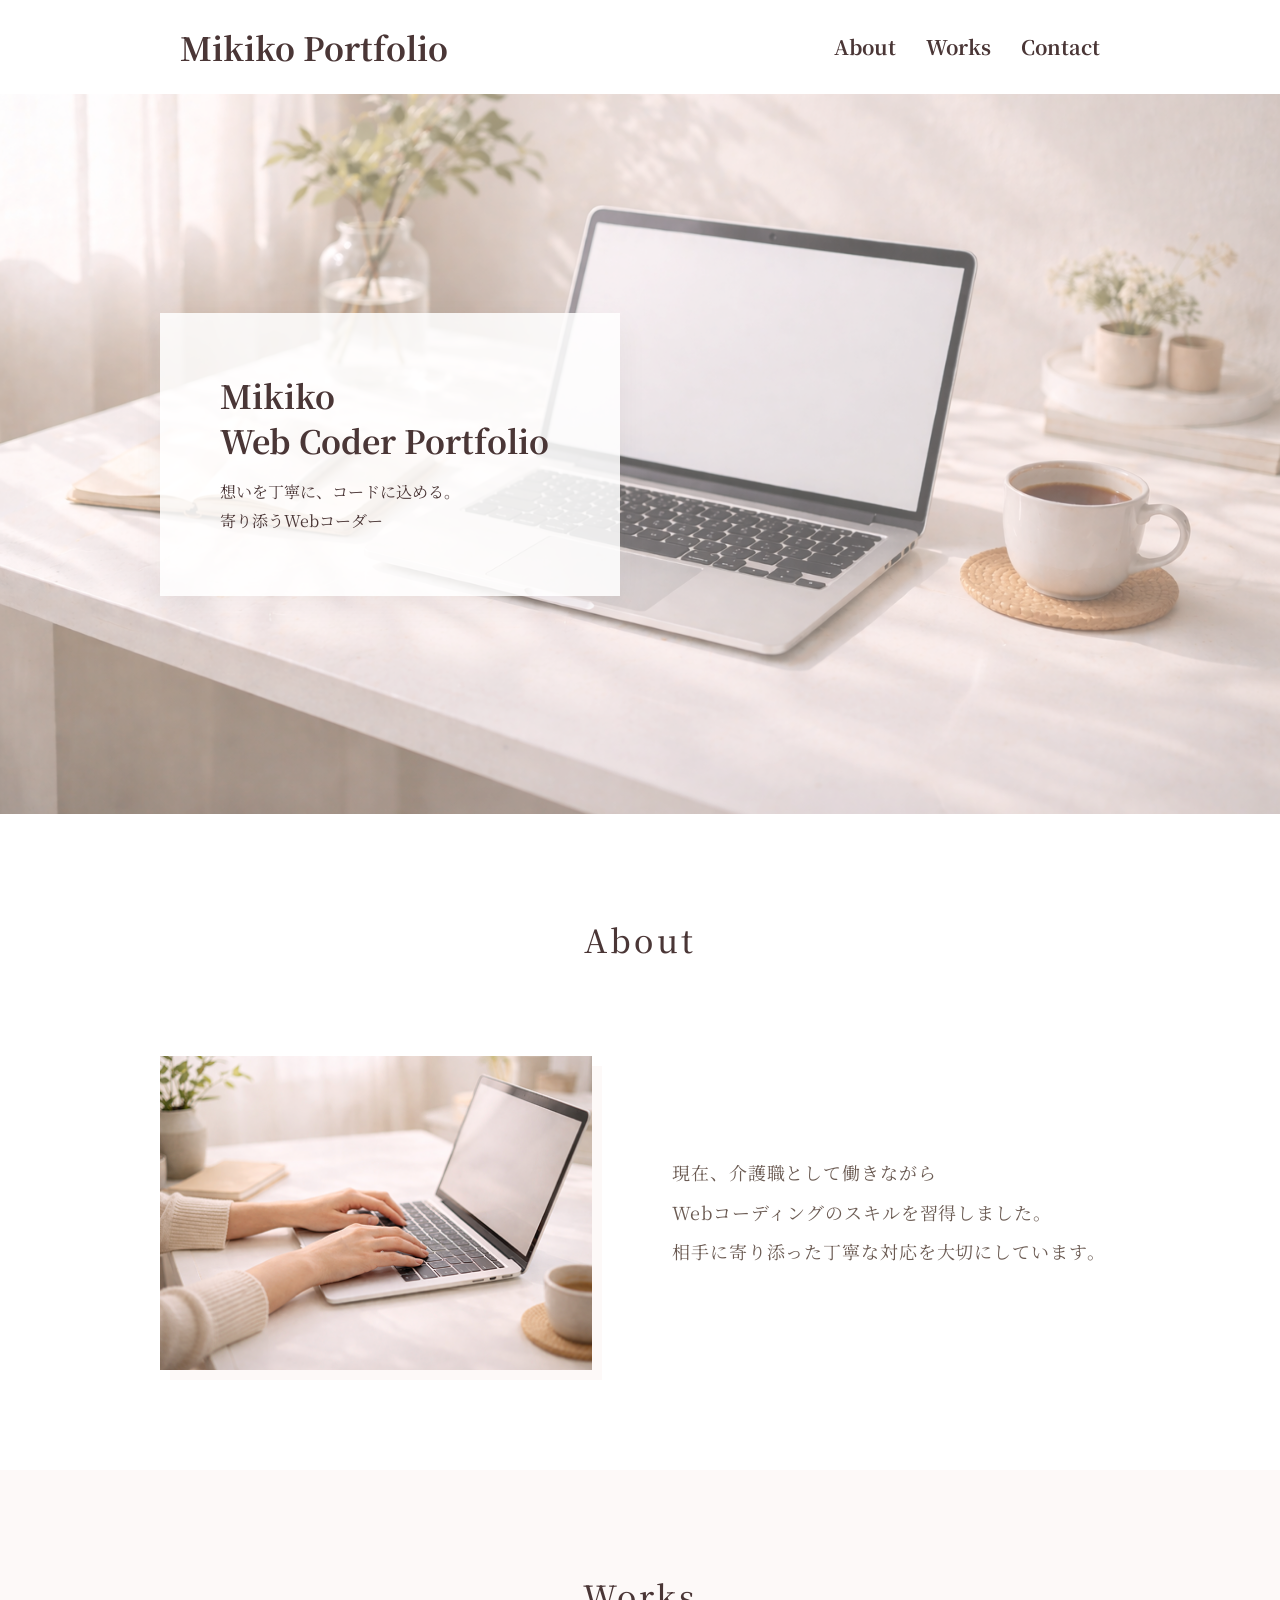
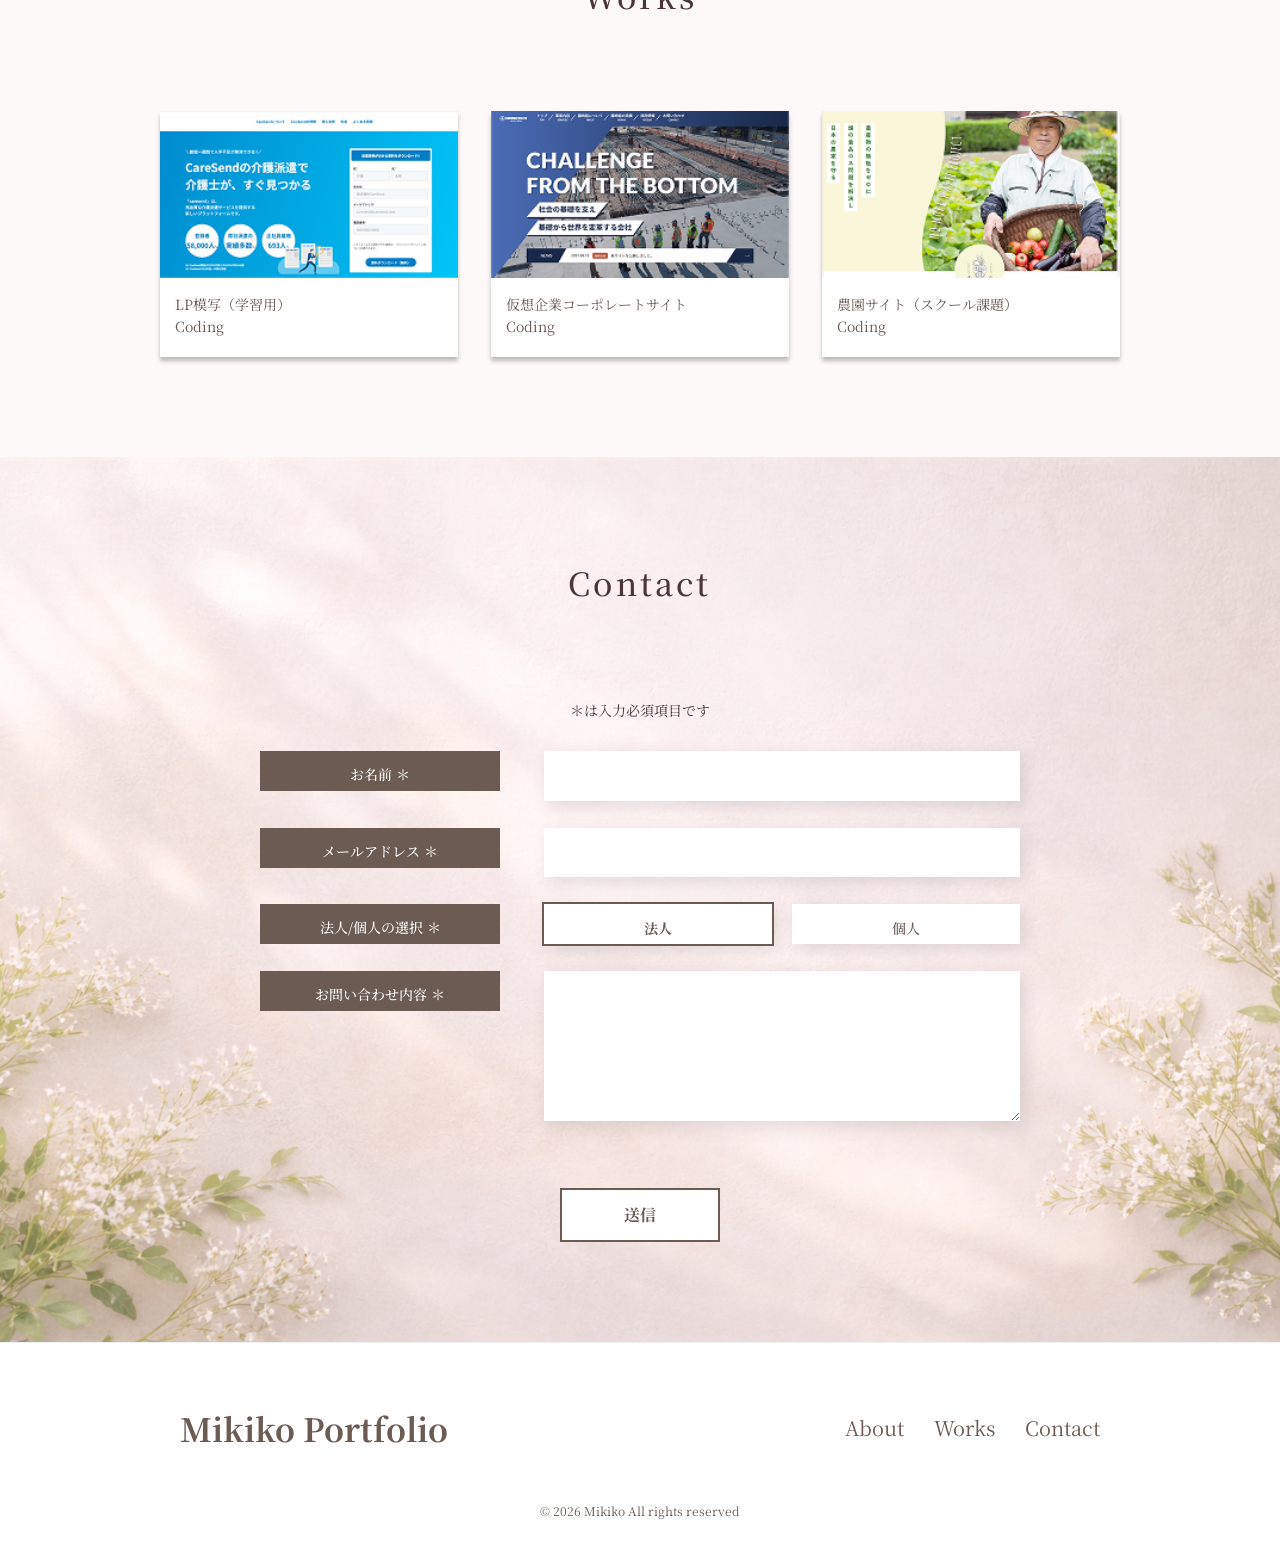
<file: index.html>
<!doctype html>
<html lang="ja">
  <head>
    <meta charset="UTF-8" />
    <meta name="viewport" content="width=device-width, initial-scale=1.0" />
    <meta name="robots" content="noindex" />
    <title>Mikiko Portfolio</title>
    <!-- Google　font読み込み -->
    <link rel="preconnect" href="https://fonts.googleapis.com" />
    <link rel="preconnect" href="https://fonts.gstatic.com" crossorigin />
    <link
      href="https://fonts.googleapis.com/css2?family=Noto+Serif+JP:wght@400;500;700&display=swap"
      rel="stylesheet"
    />
    <!-- CSS読み込み -->
    <link rel="stylesheet" href="./css/reset.css" />
    <link href="https://unpkg.com/aos@2.3.1/dist/aos.css" rel="stylesheet">
    <link rel="stylesheet" href="./css/style.css" />
  </head>
  <body>
    <header class="header">
      <div class="header__inner">
        <div class="header__logo">
          <a href="index.html">Mikiko Portfolio </a>
        </div>
        <nav class="header__nav">
          <ul class="nav__list">
            <li class="nav__item"><a href="#about">About</a></li>
            <li class="nav__item"><a href="#works">Works</a></li>
            <li class="nav__item"><a href="#contact">Contact</a></li>
          </ul>
        </nav>
        <div class="hamburger">
          <span class="hamburger__bar"></span>
          <span class="hamburger__bar"></span>
          <span class="hamburger__bar"></span>
        </div>
        <nav class="drawer__nav">
          <ul class="drawer__nav-list">
            <li class="drawer__nav-list"><a href="about.html">About</a> 
              <span>私について</span>
            </li>
            <li class="drawer__nav-list"><a href="#works">Works</a>
              <span>制作実績</span>
            </li>
            <li class="drawer__nav-list"><a href="#contact">Contact</a>
              <span>お問い合わせ</span>
            </li>
          </ul>
        </nav>
        <div class="drawer__overlay"></div>
      </div>
    </header>

    <main>
      <section class="mv">
        <div class="mv__bg"></div>
        <div class="mv__inner">
          <div class="mv__content">
            <p class="mv__title">
              Mikiko <br />
              Web Coder Portfolio
            </p>
            <p class="mv__text">
              想いを丁寧に、コードに込める。<br />
              寄り添うWebコーダー
            </p>
          </div>
        </div>
      </section>

      <section id="about" class="about" data-aos="fade-up">
        <div class="about__inner">
          <h2 class="sec__ttl">About</h2>
          <div class="about__content">
            <div class="about__image" data-aos="fade-right" data-aos-duration="1200">
              <img src="./img/about__image.png" alt="優雅な作業の瞬間" />
            </div>
            <div class="about__text" data-aos="fade-left" data-aos-duration="1200" data-aos-delay="200">
              現在、介護職として働きながら<br />
              Webコーディングのスキルを習得しました。 <br />
              相手に寄り添った丁寧な対応を大切にしています。
            </div>
          </div>
        </div>
      </section>

      <section id="works" class="works" data-aos="fade-up">
        <div class="works__inner">
          <h2 class="sec__ttl">Works</h2>
          <div class="works__content">
            <ul class="works__list">
              <li class="works__item" data-aos="fade-up" data-aos-delay="100">
                <div class="works__imge">
                  <img src="./img/works__image.png" alt="" />
                </div>
                <p class="works__text">
                  LP模写（学習用） <br />
                  Coding
                </p>
              </li>
              <li class="works__item" data-aos="fade-up" data-aos-delay="200">
                <div class="works__imge">
                  <img src="./img/works__image2.png" alt="" />
                </div>
                <p class="works__text">
                  仮想企業コーポレートサイト <br />
                  Coding
                </p>
              </li>
              <li class="works__item" data-aos="fade-up" data-aos-delay="300">
                <div class="works__imge">
                  <img src="./img/works__image3.png" alt="" />
                </div>
                <p class="works__text">
                  農園サイト（スクール課題） <br />
                  Coding
                </p>
              </li>
            </ul>
          </div>
        </div>
      </section>

      <section id="contact" class="contact" data-aos="fade-up">
        <div class="contact__inner">
          <h2 class="sec__ttl">Contact</h2>
          <div class="frm-container" data-aos="zoom-in-up" data-aos-duration="1000">
            <p class="contact__text">＊は入力必須項目です</p>
            <div class="form-inner">
              <div class="form-group">
                <label for="your-name">お名前 ＊</label>
                <input type="text" id="your-name" name="your-name" />
              </div>
              <div class="form-group">
                <label for="your-email">メールアドレス ＊</label>
                <input type="email" id="your-email" name="your-email" />
              </div>
              <div class="form-group">
                <label for="your-name">法人/個人の選択 ＊</label>
                <div class="form-select">
                  <div class="form-radio">
                    <input type="radio" id="type-corporete" name="your-type" value="法人" checked>
                    <label for="type-corporete">法人</label>
                  </div>
                  <div class="form-radio">
                    <input type="radio" id="type-individual" name="your-type" value="個人">
                    <label for="type-individual">個人</label>
                  </div>
                </div>
              </div>
              <div class="form-group">
                <label for="your-message">お問い合わせ内容 ＊</label>
                <textarea id="your-massage" name="your-messge"></textarea>
              </div>

              <button type="submit" class="form-btn">送信</button>
            </div>
          </div>
        </div>
      </section>
    </main>

    <footer class="footer">
      <div class="footer__inner">
        <div class="footer__logo"><a href="index.html"></a>Mikiko Portfolio</div>
        <nav class="footer__nav">
          <ul class="footer__list">
            <li class="footer__item"><a href="#about">About</a></li>
            <li class="footer__item"><a href="#works">Works</a></li>
            <li class="footer__item"><a href="#contact">Contact</a></li>
          </ul>
        </nav>

        <p class="footer__copyright">
          <small>© 2026 Mikiko All rights reserved</small>
        </p>
      </div>
    </footer>
<script src="./js/script.js"></script>
    <script src="https://unpkg.com/aos@2.3.1/dist/aos.js"></script>
  <script>
    AOS.init({
      offset: 100,      // スクロールしてから動くまでの距離
      duration: 1000,   // アニメーションにかける時間(ミリ秒)
      easing: 'ease',   // 動き方
      once: true,       // 一回きり（スクロールを戻しても消えない）
    });
  </script>
  </body>
</html>
</file>
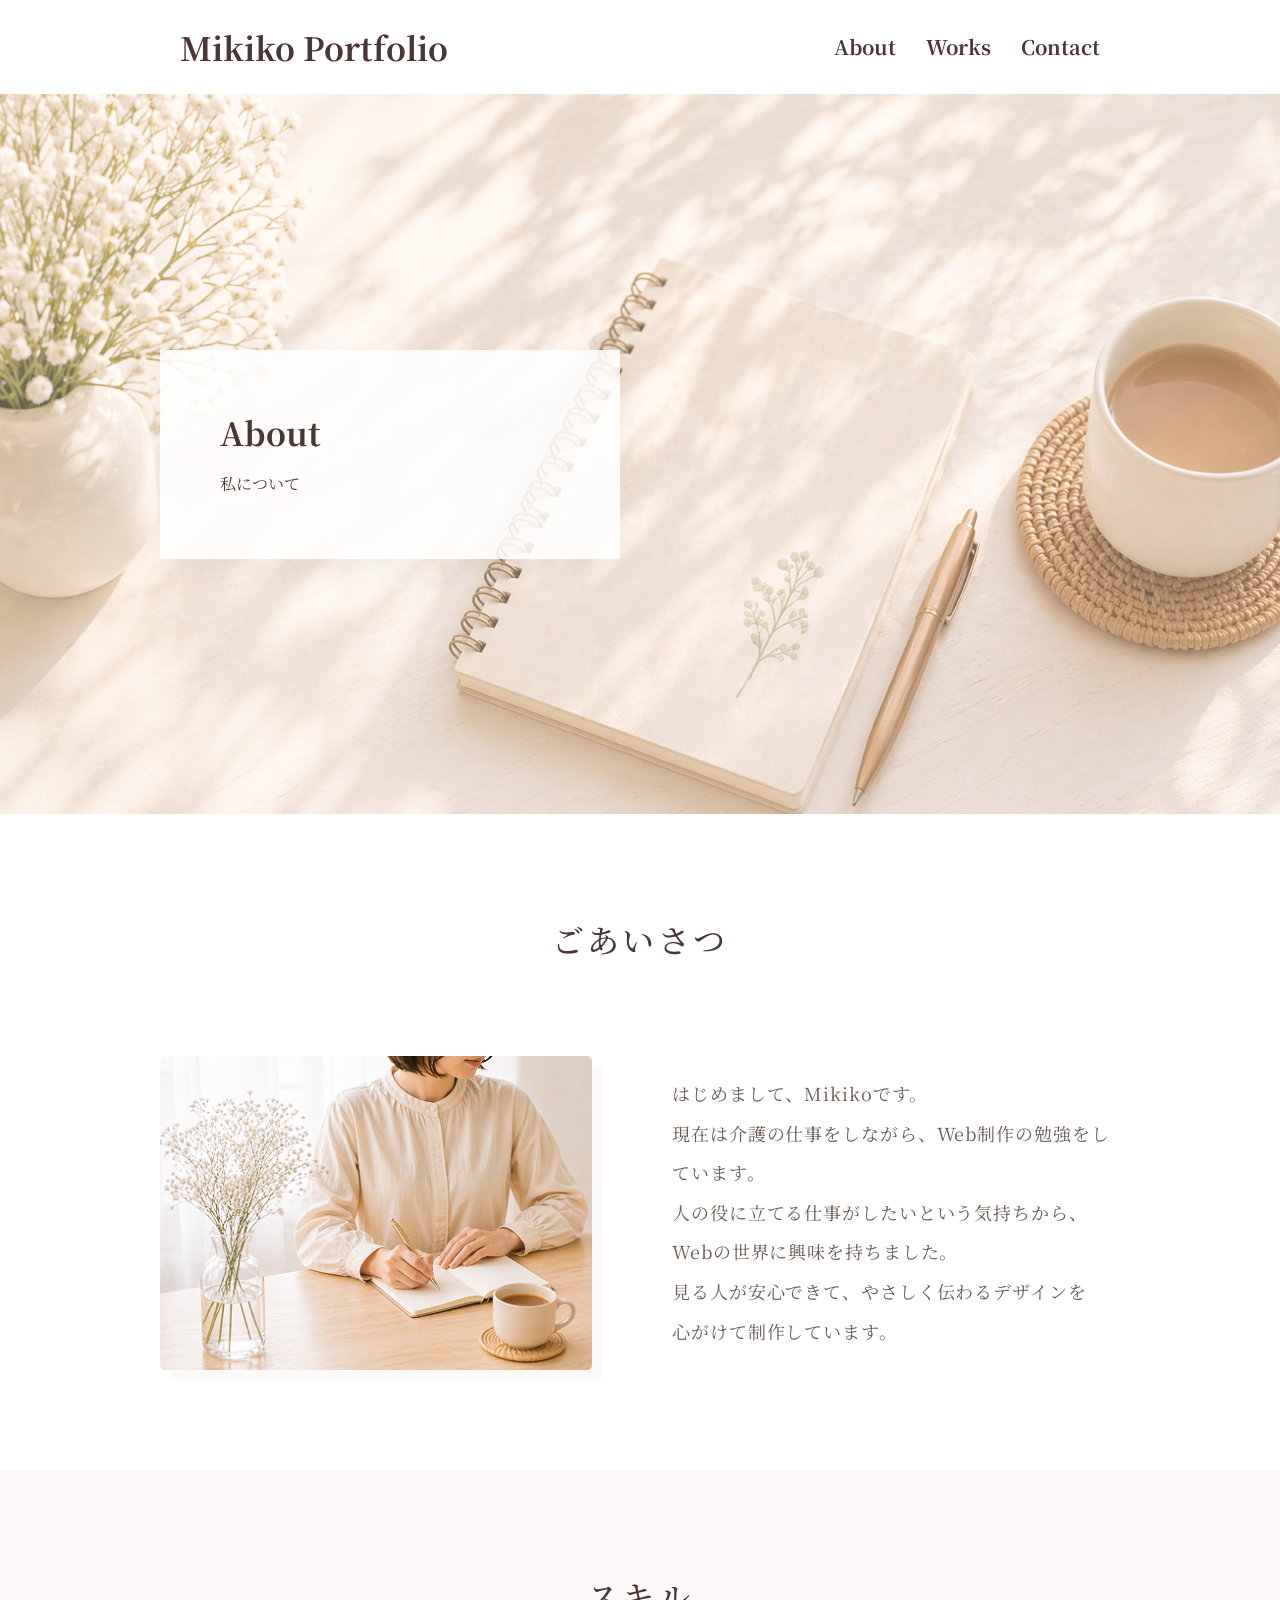
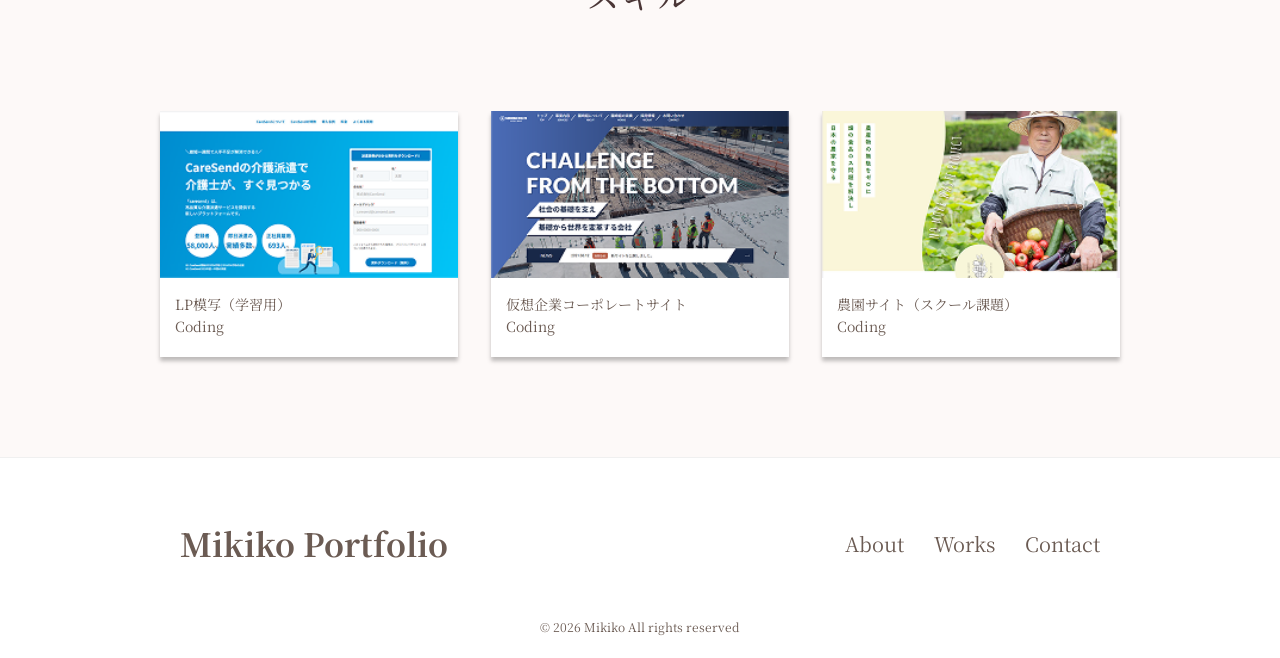
<file: about.html>
<!doctype html>
<html lang="ja">
  <head>
    <meta charset="UTF-8" />
    <meta name="viewport" content="width=device-width, initial-scale=1.0" />
    <meta name="robots" content="noindex" />
    <title>Mikiko Portfolio</title>
    <!-- Google　font読み込み -->
    <link rel="preconnect" href="https://fonts.googleapis.com" />
    <link rel="preconnect" href="https://fonts.gstatic.com" crossorigin />
    <link
      href="https://fonts.googleapis.com/css2?family=Noto+Serif+JP:wght@400;500;700&display=swap"
      rel="stylesheet"
    />
    <!-- CSS読み込み -->
    <link rel="stylesheet" href="./css/reset.css" />
    <link href="https://unpkg.com/aos@2.3.1/dist/aos.css" rel="stylesheet" />
    <link rel="stylesheet" href="./css/style.css" />
  </head>
  <body class="about-page">
    <header class="header">
      <div class="header__inner">
        <div class="header__logo">
          <a href="index.html">Mikiko Portfolio </a>
        </div>
        <nav class="header__nav">
          <ul class="nav__list">
            <li class="nav__item"><a href="#about">About</a></li>
            <li class="nav__item"><a href="#works">Works</a></li>
            <li class="nav__item"><a href="#contact">Contact</a></li>
          </ul>
        </nav>
        <div class="hamburger">
          <span class="hamburger__bar"></span>
          <span class="hamburger__bar"></span>
          <span class="hamburger__bar"></span>
        </div>
        <nav class="drawer__nav">
          <ul class="drawer__nav-list">
            <li class="drawer__nav-list">
              <a href="#about">About</a>
              <span>私について</span>
            </li>
            <li class="drawer__nav-list">
              <a href="#works">Works</a>
              <span>制作実績</span>
            </li>
            <li class="drawer__nav-list">
              <a href="#contact">Contact</a>
              <span>お問い合わせ</span>
            </li>
          </ul>
        </nav>
        <div class="drawer__overlay"></div>
      </div>
    </header>

    <main>
      <section class="mv">
        <div class="mv__bg"></div>
        <div class="mv__inner">
          <div class="mv__content">
            <p class="mv__title">About</p>
            <p class="mv__text">私について</p>
          </div>
        </div>
      </section>

      <section id="about" class="about" data-aos="fade-up">
        <div class="about__inner">
          <h2 class="sec__ttl">ごあいさつ</h2>
          <div class="about__content">
            <div
              class="about__image"
              data-aos="fade-right"
              data-aos-duration="1200"
            >
              <img src="./img/about__suv.png" alt="優雅な作業の瞬間" />
            </div>
            <div
              class="about__text"
              data-aos="fade-left"
              data-aos-duration="1200"
              data-aos-delay="200"
            >
              はじめまして、Mikikoです。 <br />
              現在は介護の仕事をしながら、Web制作の勉強をしています。 <br />
              人の役に立てる仕事がしたいという気持ちから、 <br />
              Webの世界に興味を持ちました。 <br />
              見る人が安心できて、やさしく伝わるデザインを <br />
              心がけて制作しています。
            </div>
          </div>
        </div>
      </section>

      <section id="works" class="works" data-aos="fade-up">
        <div class="works__inner">
          <h2 class="sec__ttl">スキル</h2>
          <div class="works__content">
            <ul class="works__list">
              <li class="works__item" data-aos="fade-up" data-aos-delay="100">
                <div class="works__imge">
                  <img src="./img/works__image.png" alt="" />
                </div>
                <p class="works__text">
                  LP模写（学習用） <br />
                  Coding
                </p>
              </li>
              <li class="works__item" data-aos="fade-up" data-aos-delay="200">
                <div class="works__imge">
                  <img src="./img/works__image2.png" alt="" />
                </div>
                <p class="works__text">
                  仮想企業コーポレートサイト <br />
                  Coding
                </p>
              </li>
              <li class="works__item" data-aos="fade-up" data-aos-delay="300">
                <div class="works__imge">
                  <img src="./img/works__image3.png" alt="" />
                </div>
                <p class="works__text">
                  農園サイト（スクール課題） <br />
                  Coding
                </p>
              </li>
            </ul>
          </div>
        </div>
      </section>

    </main>

    <footer class="footer">
      <div class="footer__inner">
        <div class="footer__logo"><a href="index.html"></a>Mikiko Portfolio</div>
        <nav class="footer__nav">
          <ul class="footer__list">
            <li class="footer__item"><a href="#about">About</a></li>
            <li class="footer__item"><a href="#works">Works</a></li>
            <li class="footer__item"><a href="#contact">Contact</a></li>
          </ul>
        </nav>

        <p class="footer__copyright">
          <small>© 2026 Mikiko All rights reserved</small>
        </p>
      </div>
    </footer>
    <script src="./js/script.js"></script>
    <script src="https://unpkg.com/aos@2.3.1/dist/aos.js"></script>
    <script>
      AOS.init({
        offset: 100, // スクロールしてから動くまでの距離
        duration: 1000, // アニメーションにかける時間(ミリ秒)
        easing: "ease", // 動き方
        once: true, // 一回きり（スクロールを戻しても消えない）
      });
    </script>
  </body>
</html>
</file>
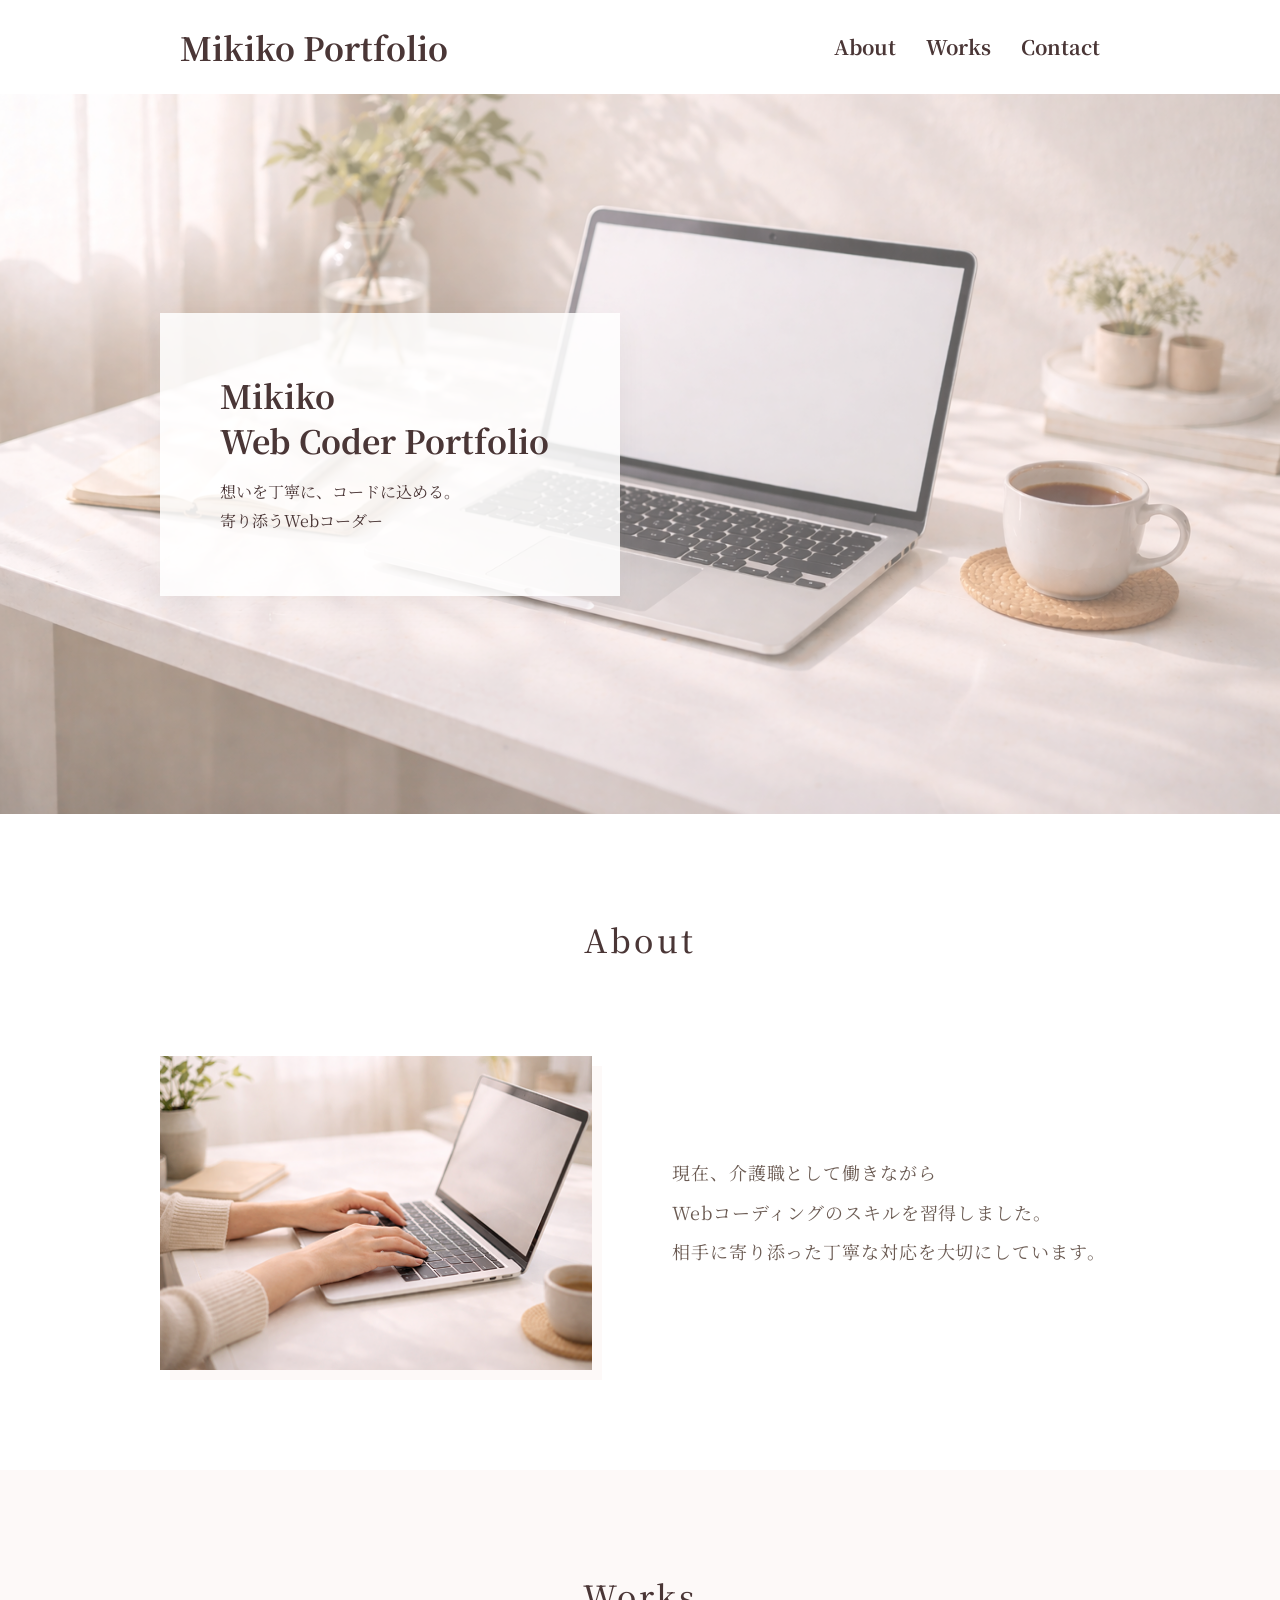
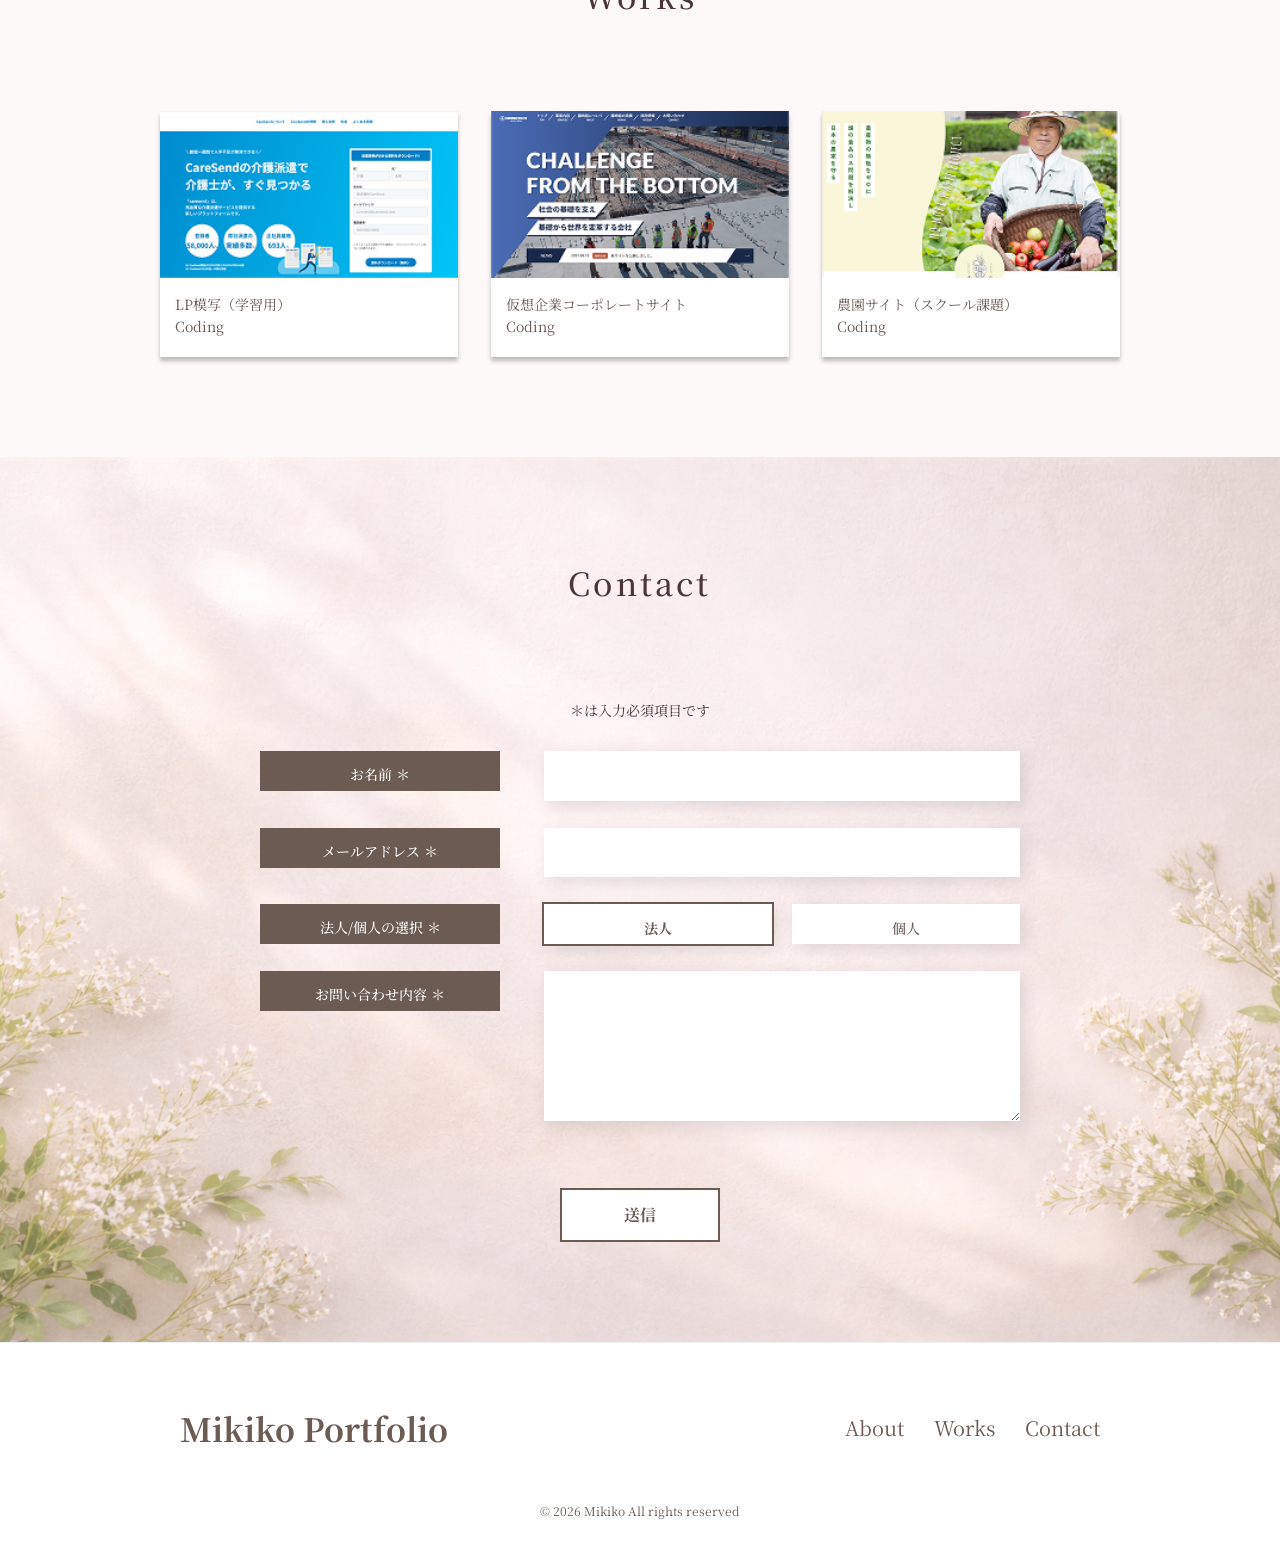
<file: works.html>
<!doctype html>
<html lang="ja">
  <head>
    <meta charset="UTF-8" />
    <meta name="viewport" content="width=device-width, initial-scale=1.0" />
    <meta name="robots" content="noindex" />
    <title>Mikiko Portfolio</title>
    <!-- Google　font読み込み -->
    <link rel="preconnect" href="https://fonts.googleapis.com" />
    <link rel="preconnect" href="https://fonts.gstatic.com" crossorigin />
    <link
      href="https://fonts.googleapis.com/css2?family=Noto+Serif+JP:wght@400;500;700&display=swap"
      rel="stylesheet"
    />
    <!-- CSS読み込み -->
    <link rel="stylesheet" href="./css/reset.css" />
    <link href="https://unpkg.com/aos@2.3.1/dist/aos.css" rel="stylesheet">
    <link rel="stylesheet" href="./css/style.css" />
  </head>
  <body>
    <header class="header">
      <div class="header__inner">
        <div class="header__logo">
          <a href="#">Mikiko Portfolio </a>
        </div>
        <nav class="header__nav">
          <ul class="nav__list">
            <li class="nav__item"><a href="#about">About</a></li>
            <li class="nav__item"><a href="#works">Works</a></li>
            <li class="nav__item"><a href="#contact">Contact</a></li>
          </ul>
        </nav>
        <div class="hamburger">
          <span class="hamburger__bar"></span>
          <span class="hamburger__bar"></span>
          <span class="hamburger__bar"></span>
        </div>
        <nav class="drawer__nav">
          <ul class="drawer__nav-list">
            <li class="drawer__nav-list"><a href="#about">About</a> 
              <span>私について</span>
            </li>
            <li class="drawer__nav-list"><a href="#works">Works</a>
              <span>制作実績</span>
            </li>
            <li class="drawer__nav-list"><a href="#contact">Contact</a>
              <span>お問い合わせ</span>
            </li>
          </ul>
        </nav>
        <div class="drawer__overlay"></div>
      </div>
    </header>

    <main>
      <section class="mv">
        <div class="mv__bg"></div>
        <div class="mv__inner">
          <div class="mv__content">
            <p class="mv__title">
              Mikiko <br />
              Web Coder Portfolio
            </p>
            <p class="mv__text">
              想いを丁寧に、コードに込める。<br />
              寄り添うWebコーダー
            </p>
          </div>
        </div>
      </section>

      <section id="about" class="about" data-aos="fade-up">
        <div class="about__inner">
          <h2 class="sec__ttl">About</h2>
          <div class="about__content">
            <div class="about__image" data-aos="fade-right" data-aos-duration="1200">
              <img src="./img/about__image.png" alt="優雅な作業の瞬間" />
            </div>
            <div class="about__text" data-aos="fade-left" data-aos-duration="1200" data-aos-delay="200">
              現在、介護職として働きながら<br />
              Webコーディングのスキルを習得しました。 <br />
              相手に寄り添った丁寧な対応を大切にしています。
            </div>
          </div>
        </div>
      </section>

      <section id="works" class="works" data-aos="fade-up">
        <div class="works__inner">
          <h2 class="sec__ttl">Works</h2>
          <div class="works__content">
            <ul class="works__list">
              <li class="works__item" data-aos="fade-up" data-aos-delay="100">
                <div class="works__imge">
                  <img src="./img/works__image.png" alt="" />
                </div>
                <p class="works__text">
                  LP模写（学習用） <br />
                  Coding
                </p>
              </li>
              <li class="works__item" data-aos="fade-up" data-aos-delay="200">
                <div class="works__imge">
                  <img src="./img/works__image2.png" alt="" />
                </div>
                <p class="works__text">
                  仮想企業コーポレートサイト <br />
                  Coding
                </p>
              </li>
              <li class="works__item" data-aos="fade-up" data-aos-delay="300">
                <div class="works__imge">
                  <img src="./img/works__image3.png" alt="" />
                </div>
                <p class="works__text">
                  農園サイト（スクール課題） <br />
                  Coding
                </p>
              </li>
            </ul>
          </div>
        </div>
      </section>

      <section id="contact" class="contact" data-aos="fade-up">
        <div class="contact__inner">
          <h2 class="sec__ttl">Contact</h2>
          <div class="frm-container" data-aos="zoom-in-up" data-aos-duration="1000">
            <p class="contact__text">＊は入力必須項目です</p>
            <div class="form-inner">
              <div class="form-group">
                <label for="your-name">お名前 ＊</label>
                <input type="text" id="your-name" name="your-name" />
              </div>
              <div class="form-group">
                <label for="your-email">メールアドレス ＊</label>
                <input type="email" id="your-email" name="your-email" />
              </div>
              <div class="form-group">
                <label for="your-name">法人/個人の選択 ＊</label>
                <div class="form-select">
                  <div class="form-radio">
                    <input type="radio" id="type-corporete" name="your-type" value="法人" checked>
                    <label for="type-corporete">法人</label>
                  </div>
                  <div class="form-radio">
                    <input type="radio" id="type-individual" name="your-type" value="個人">
                    <label for="type-individual">個人</label>
                  </div>
                </div>
              </div>
              <div class="form-group">
                <label for="your-message">お問い合わせ内容 ＊</label>
                <textarea id="your-massage" name="your-messge"></textarea>
              </div>

              <button type="submit" class="form-btn">送信</button>
            </div>
          </div>
        </div>
      </section>
    </main>

    <footer class="footer">
      <div class="footer__inner">
        <div class="footer__logo">Mikiko Portfolio</div>
        <nav class="footer__nav">
          <ul class="footer__list">
            <li class="footer__item"><a href="#about">About</a></li>
            <li class="footer__item"><a href="#works">Works</a></li>
            <li class="footer__item"><a href="#contact">Contact</a></li>
          </ul>
        </nav>

        <p class="footer__copyright">
          <small>© 2026 Mikiko All rights reserved</small>
        </p>
      </div>
    </footer>
<script src="./js/script.js"></script>
    <script src="https://unpkg.com/aos@2.3.1/dist/aos.js"></script>
  <script>
    AOS.init({
      offset: 100,      // スクロールしてから動くまでの距離
      duration: 1000,   // アニメーションにかける時間(ミリ秒)
      easing: 'ease',   // 動き方
      once: true,       // 一回きり（スクロールを戻しても消えない）
    });
  </script>
  </body>
</html>
</file>
<file: css/style.css>
.about-page .mv {
  position: relative;
  height: 720px;
  width: 100%;
  overflow: hidden;
  display: -webkit-box;
  display: -ms-flexbox;
  display: flex;
  -webkit-box-align: center;
      -ms-flex-align: center;
          align-items: center;
}
.about-page .mv__bg {
  position: absolute;
  top: 0;
  left: 0;
  width: 100%;
  height: 100%;
  background: url("../img/about__mv.png") center/cover no-repeat;
  -webkit-animation: mvZoom 20s ease-in-out infinite;
          animation: mvZoom 20s ease-in-out infinite;
  z-index: 1;
}
.about-page .mv::after {
  content: "";
  position: absolute;
  inset: 0;
  background: rgba(255, 255, 255, 0.3);
  z-index: 2;
}
.about-page .mv__inner {
  position: relative;
  z-index: 10;
  width: 100%;
  max-width: 1000px;
  margin: 0 auto;
  padding: 0 20px;
}
.about-page .mv__content {
  background-color: rgba(255, 255, 255, 0.85);
  padding: 60px;
  width: 320px;
  -webkit-box-shadow: 0 10px 30px rgba(0, 0, 0, 0.05);
          box-shadow: 0 10px 30px rgba(0, 0, 0, 0.05);
  -webkit-animation: fadeUp 1.5s ease forwards;
          animation: fadeUp 1.5s ease forwards;
}
@media screen and (min-width: 1025px) {
  .about-page .mv__content {
    width: 460px;
  }
}
.about-page .mv__title {
  font-size: 26px;
  font-weight: 700;
  line-height: 1.4;
  margin-bottom: 16px;
}
@media screen and (min-width: 1025px) {
  .about-page .mv__title {
    font-size: 32px;
  }
}
.about-page .mv__text {
  font-size: 16px;
  line-height: 1.8;
}
@-webkit-keyframes mvZoom {
  0% {
    -webkit-transform: scale(1);
            transform: scale(1);
  }
  50% {
    -webkit-transform: scale(1.1);
            transform: scale(1.1);
  }
  100% {
    -webkit-transform: scale(1);
            transform: scale(1);
  }
}
@keyframes mvZoom {
  0% {
    -webkit-transform: scale(1);
            transform: scale(1);
  }
  50% {
    -webkit-transform: scale(1.1);
            transform: scale(1.1);
  }
  100% {
    -webkit-transform: scale(1);
            transform: scale(1);
  }
}
@-webkit-keyframes fadeUp {
  from {
    opacity: 0;
    -webkit-transform: translateY(30px);
            transform: translateY(30px);
  }
  to {
    opacity: 1;
    -webkit-transform: translateY(0);
            transform: translateY(0);
  }
}
@keyframes fadeUp {
  from {
    opacity: 0;
    -webkit-transform: translateY(30px);
            transform: translateY(30px);
  }
  to {
    opacity: 1;
    -webkit-transform: translateY(0);
            transform: translateY(0);
  }
}
@media screen and (max-width: 768px) {
  .about-page .mv {
    height: 450px;
  }
  .about-page .mv__content {
    padding: 24px;
    margin: 0 auto;
    text-align: center;
  }
  .about-page .mv__title {
    font-size: 24px;
  }
  .about-page .mv__text {
    font-size: 18px;
  }
}

*,
*::before,
*::after {
  -webkit-box-sizing: border-box;
          box-sizing: border-box;
  font-family: "Noto Serif JP", serif !important;
}

body {
  font-family: "Noto Sans JP", sans-serif;
  color: #4A3636;
  line-height: 1.6;
  background-color: #fff;
}

.sec__ttl {
  font-family: "Noto Serif JP", serif;
  text-align: center;
  font-style: 32px;
  font-weight: 500;
  margin-bottom: 80px;
}
@media screen and (min-width: 1025px) {
  .sec__ttl {
    font-size: 32px;
    margin-bottom: 90px;
    letter-spacing: 0.1em;
  }
}

.header {
  width: 100%;
  background-color: #fff;
  position: sticky;
  top: 0;
  z-index: 100;
}
.header__inner {
  max-width: 960px;
  margin: 0 auto;
  padding: 20px;
  display: -webkit-box;
  display: -ms-flexbox;
  display: flex;
  -webkit-box-pack: justify;
      -ms-flex-pack: justify;
          justify-content: space-between;
  -webkit-box-align: center;
      -ms-flex-align: center;
          align-items: center;
}
.header__logo a {
  font-size: 20px;
  font-weight: 700;
  text-decoration: none;
}
@media screen and (min-width: 1025px) {
  .header__logo a {
    font-size: 32px;
    line-height: 1.7;
  }
}
.header__nav .nav__list {
  display: none;
}
@media screen and (min-width: 1025px) {
  .header__nav .nav__list {
    display: -webkit-box;
    display: -ms-flexbox;
    display: flex;
    gap: 30px;
    list-style: none;
  }
}
.header__nav .nav__item a {
  text-decoration: none;
  font-size: 20px;
  font-weight: 700;
  -webkit-transition: opacity 0.3s;
  transition: opacity 0.3s;
}
.header__nav .nav__item a:hover {
  opacity: 0.6;
}
.header .hamburger {
  width: 30px;
  height: 24px;
  position: relative;
  background: none;
  border: none;
  cursor: pointer;
  display: block;
  z-index: 101;
}
@media screen and (min-width: 768px) {
  .header .hamburger {
    display: none;
  }
}
.header .hamburger__bar {
  position: absolute;
  left: 0;
  width: 100%;
  height: 2px;
  background-color: #6B5B53;
  -webkit-transition: all 0.3s;
  transition: all 0.3s;
}
.header .hamburger__bar:nth-child(1) {
  top: 0;
}
.header .hamburger__bar:nth-child(2) {
  top: 50%;
  -webkit-transform: translateY(-50%);
          transform: translateY(-50%);
}
.header .hamburger__bar:nth-child(3) {
  bottom: 0;
}
.header .hamburger.is-open .hamburger__bar:nth-child(1) {
  -webkit-transform: translateY(11px) rotate(45deg);
          transform: translateY(11px) rotate(45deg);
}
.header .hamburger.is-open .hamburger__bar:nth-child(2) {
  opacity: 0;
}
.header .hamburger.is-open .hamburger__bar:nth-child(3) {
  -webkit-transform: translateY(-11px) rotate(-45deg);
          transform: translateY(-11px) rotate(-45deg);
}
.header .drawer__nav {
  position: fixed;
  top: 0;
  right: 0;
  width: 320px;
  height: 100vh;
  background-color: #fcf8f7;
  text-align: center;
  z-index: 100;
  padding: 0;
  -webkit-transform: translateX(100%);
          transform: translateX(100%);
  -webkit-transition: -webkit-transform 0.4s ease;
  transition: -webkit-transform 0.4s ease;
  transition: transform 0.4s ease;
  transition: transform 0.4s ease, -webkit-transform 0.4s ease;
}
.header .drawer__nav.is-open {
  -webkit-transform: translateX(0);
          transform: translateX(0);
}
.header .drawer__header {
  display: -webkit-box;
  display: -ms-flexbox;
  display: flex;
  -webkit-box-align: center;
      -ms-flex-align: center;
          align-items: center;
  -webkit-box-pack: justify;
      -ms-flex-pack: justify;
          justify-content: space-between;
  padding: 20px 24px;
  border-bottom: 1px solid rgba(0, 0, 0, 0.1);
}
.header .drawer__header .drawer__title {
  font-size: 14px;
  font-weight: 500;
  letter-spacing: 0.05em;
}
.header .drawer__nav-list {
  list-style: none;
  margin: 0;
  padding-top: 40px;
}
.header .drawer__nav-list li {
  padding: 40px 0;
  border-bottom: 1px solid #4A3636;
  cursor: pointer;
  -webkit-transition: background-color 0.2s ease;
  transition: background-color 0.2s ease;
}
.header .drawer__nav-list li:hover {
  background-color: rgba(0, 0, 0, 0.03);
}
.header .drawer__nav-list li a, .header .drawer__nav-list li > span:first-child, .header .drawer__nav-list li {
  display: block;
  font-size: 24px;
  font-weight: 600;
  margin-bottom: 8px;
}
.header .drawer__nav-list li span {
  display: block;
  font-size: 14px;
  opacity: 0.8;
  margin-top: 4px;
  letter-spacing: 0.08em;
}
.header .drawer__overlay {
  display: none;
  position: fixed;
  inset: 0;
  background-color: rgba(0, 0, 0, 0.3);
  z-index: 99;
}
.header .drawer__overlay.is-open {
  display: block;
}

.mv {
  position: relative;
  height: 720px;
  width: 100%;
  overflow: hidden;
  display: -webkit-box;
  display: -ms-flexbox;
  display: flex;
  -webkit-box-align: center;
      -ms-flex-align: center;
          align-items: center;
}
.mv__bg {
  position: absolute;
  top: 0;
  left: 0;
  width: 100%;
  height: 100%;
  background: url("../img/mv__bg.png") center/cover no-repeat;
  -webkit-animation: mvZoom 20s ease-in-out infinite;
          animation: mvZoom 20s ease-in-out infinite;
  z-index: 1;
}
.mv::after {
  content: "";
  position: absolute;
  inset: 0;
  background: rgba(255, 255, 255, 0.3);
  z-index: 2;
}
.mv__inner {
  position: relative;
  z-index: 10;
  width: 100%;
  max-width: 1000px;
  margin: 0 auto;
  padding: 0 20px;
}
.mv__content {
  background-color: rgba(255, 255, 255, 0.85);
  padding: 60px;
  width: 320px;
  -webkit-box-shadow: 0 10px 30px rgba(0, 0, 0, 0.05);
          box-shadow: 0 10px 30px rgba(0, 0, 0, 0.05);
  -webkit-animation: fadeUp 1.5s ease forwards;
          animation: fadeUp 1.5s ease forwards;
}
@media screen and (min-width: 1025px) {
  .mv__content {
    width: 460px;
  }
}
.mv__title {
  font-size: 26px;
  font-weight: 700;
  line-height: 1.4;
  margin-bottom: 16px;
}
@media screen and (min-width: 1025px) {
  .mv__title {
    font-size: 32px;
  }
}
.mv__text {
  font-size: 16px;
  line-height: 1.8;
}
@keyframes mvZoom {
  0% {
    -webkit-transform: scale(1);
            transform: scale(1);
  }
  50% {
    -webkit-transform: scale(1.1);
            transform: scale(1.1);
  }
  100% {
    -webkit-transform: scale(1);
            transform: scale(1);
  }
}
@keyframes fadeUp {
  from {
    opacity: 0;
    -webkit-transform: translateY(30px);
            transform: translateY(30px);
  }
  to {
    opacity: 1;
    -webkit-transform: translateY(0);
            transform: translateY(0);
  }
}

@media screen and (max-width: 768px) {
  .mv {
    height: 450px;
  }
  .mv__content {
    padding: 24px;
    margin: 0 auto;
    text-align: center;
  }
  .mv__title {
    font-size: 24px;
  }
  .mv__text {
    font-size: 18px;
  }
}
.about {
  padding: 100px 0;
  background-color: #fff;
}
.about__inner {
  max-width: 1000px;
  margin: 0 auto;
  padding: 0 20px;
}
.about__content {
  display: -webkit-box;
  display: -ms-flexbox;
  display: flex;
  -webkit-box-align: center;
      -ms-flex-align: center;
          align-items: center;
  -webkit-box-pack: center;
      -ms-flex-pack: center;
          justify-content: center;
  gap: 80px;
}
@media screen and (max-width: 767px) {
  .about__content {
    -webkit-box-orient: vertical;
    -webkit-box-direction: normal;
        -ms-flex-direction: column;
            flex-direction: column;
    gap: 30px;
  }
}
.about__image {
  -webkit-box-flex: 0;
      -ms-flex: 0 0 45%;
          flex: 0 0 45%;
}
.about__image img {
  width: 100%;
  height: auto;
  display: block;
  -webkit-box-shadow: 10px 10px 0px #FDF9F8;
          box-shadow: 10px 10px 0px #FDF9F8;
}
.about__text {
  -webkit-box-flex: 1;
      -ms-flex: 1;
          flex: 1;
  text-align: left;
  font-family: "Noto Serif JP", serif;
  font-size: 16px;
  line-height: 2.2;
  color: #6B5B53;
  letter-spacing: 0.05em;
}
@media screen and (min-width: 1025px) {
  .about__text {
    font-size: 18px;
  }
}

.works {
  padding: 100px 0;
  background-color: #FDF9F8;
}
.works__inner {
  max-width: 1000px;
  margin: 0 auto;
  padding: 0 20px;
}
.works__list {
  display: -webkit-box;
  display: -ms-flexbox;
  display: flex;
  -webkit-box-pack: justify;
      -ms-flex-pack: justify;
          justify-content: space-between;
  gap: 20px;
}
@media screen and (max-width: 767px) {
  .works__list {
    -webkit-box-orient: vertical;
    -webkit-box-direction: normal;
        -ms-flex-direction: column;
            flex-direction: column;
    -webkit-box-align: center;
        -ms-flex-align: center;
            align-items: center;
  }
}
.works__item {
  -webkit-box-flex: 0;
      -ms-flex: 0 0 31%;
          flex: 0 0 31%;
  background-color: #fff;
  padding-bottom: 20px;
  background-color: #fff;
  -webkit-box-shadow: 0 4px 4px 0 rgba(0, 0, 0, 0.25);
          box-shadow: 0 4px 4px 0 rgba(0, 0, 0, 0.25);
}
@media screen and (max-width: 767px) {
  .works__item {
    width: 100%;
    max-width: 350px;
  }
}
.works__imge {
  width: 100%;
  margin-bottom: 15px;
}
.works__imge img {
  width: 100%;
  height: auto;
  display: block;
}
.works__text {
  padding: 0 15px;
  font-size: 14px;
  line-height: 1.6;
  color: #6B5B53;
  font-family: "Noto Serif JP", serif;
}

.contact {
  padding: 60px 0;
  background: url(../img/contact__sp.png) center/cover no-repeat;
}
@media screen and (min-width: 1025px) {
  .contact {
    background-image: url("../img/contact__image.png");
    padding: 100px 0;
    background-size: cover;
    background-position: center;
  }
}
.contact__inner {
  max-width: 800px;
  margin: 0 auto;
  padding: 0 20px;
}
.contact__text {
  text-align: center;
  font-size: 14px;
  margin-bottom: 30px;
}

.form-inner {
  display: -webkit-box;
  display: -ms-flexbox;
  display: flex;
  -webkit-box-orient: vertical;
  -webkit-box-direction: normal;
      -ms-flex-direction: column;
          flex-direction: column;
  gap: 27px;
}

.form-group {
  display: -webkit-box;
  display: -ms-flexbox;
  display: flex;
  -webkit-box-orient: vertical;
  -webkit-box-direction: normal;
      -ms-flex-direction: column;
          flex-direction: column;
  gap: 10px;
}
@media screen and (min-width: 1025px) {
  .form-group {
    -webkit-box-orient: horizontal;
    -webkit-box-direction: normal;
        -ms-flex-direction: row;
            flex-direction: row;
    -webkit-box-align: start;
        -ms-flex-align: start;
            align-items: flex-start;
    gap: 44px;
  }
}
.form-group .form-select {
  display: -webkit-box;
  display: -ms-flexbox;
  display: flex;
  gap: 20px;
  -webkit-box-flex: 1;
      -ms-flex: 1;
          flex: 1;
}
.form-group .form-radio {
  -webkit-box-flex: 1;
      -ms-flex: 1;
          flex: 1;
  position: relative;
}
.form-group .form-radio input[type=radio] {
  display: none;
}
.form-group .form-radio label {
  display: block;
  width: 100%;
  background-color: #fff;
  color: #6B5B53;
  padding: 12px;
  text-align: center;
  cursor: pointer;
  font-family: "Noto Serif JP", serif;
  -webkit-transition: all 0.3s;
  transition: all 0.3s;
  border: 1px solid transparent;
  -webkit-box-shadow: 5px 5px 16px 0 rgba(96, 96, 96, 0.16);
          box-shadow: 5px 5px 16px 0 rgba(96, 96, 96, 0.16);
  -webkit-box-flex: 0;
      -ms-flex: none;
          flex: none;
}
.form-group .form-radio input[type=radio]:checked + label {
  outline: 2px solid #6B5B53;
  font-weight: 700;
}
.form-group label {
  width: 180px;
  height: 40px;
  background-color: #6B5B53;
  color: #fff;
  padding: 8px 15px;
  font-size: 14px;
  text-align: center;
  font-weight: 500;
}
@media screen and (min-width: 1025px) {
  .form-group label {
    -webkit-box-flex: 0;
        -ms-flex: 0 0 240px;
            flex: 0 0 240px;
    padding: 12px 20px;
  }
}
.form-group input,
.form-group textarea {
  -webkit-box-flex: 1;
      -ms-flex: 1;
          flex: 1;
  padding: 12px;
  border: none;
  background-color: #fff;
  font-family: "Noto Serif JP", serif;
  -webkit-box-shadow: 5px 5px 16px 0 rgba(96, 96, 96, 0.16);
          box-shadow: 5px 5px 16px 0 rgba(96, 96, 96, 0.16);
}
.form-group input:focus,
.form-group textarea:focus {
  outline: 1px solid #6B5B53;
}
.form-group textarea {
  height: 150px;
}

.form-btn {
  margin: 40px auto 0;
  display: block;
  width: 160px;
  padding: 12px;
  border: 2px solid #6B5B53;
  background-color: #fff;
  color: #6B5B53;
  font-size: 16px;
  font-weight: 700;
  -webkit-transition: all 0.3s;
  transition: all 0.3s;
}
.form-btn:hover {
  background-color: #6B5B53;
  color: #fff;
}

.footer {
  padding: 60px 0 20px;
  background-color: #fff;
  border-top: 1px solid #f0f0f0;
}
.footer__inner {
  max-width: 960px;
  margin: 0 auto;
  padding: 0 20px;
  display: -webkit-box;
  display: -ms-flexbox;
  display: flex;
  -webkit-box-pack: justify;
      -ms-flex-pack: justify;
          justify-content: space-between;
  -webkit-box-align: center;
      -ms-flex-align: center;
          align-items: center;
  -ms-flex-wrap: wrap;
      flex-wrap: wrap;
}
.footer__logo {
  font-family: "Noto Serif JP", serif;
  font-size: 32px;
  font-weight: 700;
  color: #6B5B53;
}
.footer__nav .footer__list {
  display: -webkit-box;
  display: -ms-flexbox;
  display: flex;
  gap: 30px;
  list-style: none;
}
.footer__nav .footer__item {
  font-family: "Noto Serif JP", serif;
  font-size: 20px;
  font-weight: 700;
  color: #6B5B53;
  cursor: pointer;
  -webkit-transition: opacity 0.3s;
  transition: opacity 0.3s;
}
.footer__nav .footer__item:hover {
  opacity: 0.6;
}
.footer__copyright {
  width: 100%;
  text-align: center;
  margin-top: 40px;
  color: #6B5B53;
  font-size: 18px;
  font-family: "Noto Serif JP", serif;
}
.footer__copyright small {
  font-size: 12px;
}

@media screen and (max-width: 767px) {
  .footer__inner {
    -webkit-box-orient: vertical;
    -webkit-box-direction: normal;
        -ms-flex-direction: column;
            flex-direction: column;
    gap: 30px;
  }
  .footer__nav .footer__list {
    gap: 20px;
  }
}/*# sourceMappingURL=style.css.map */
</file>
